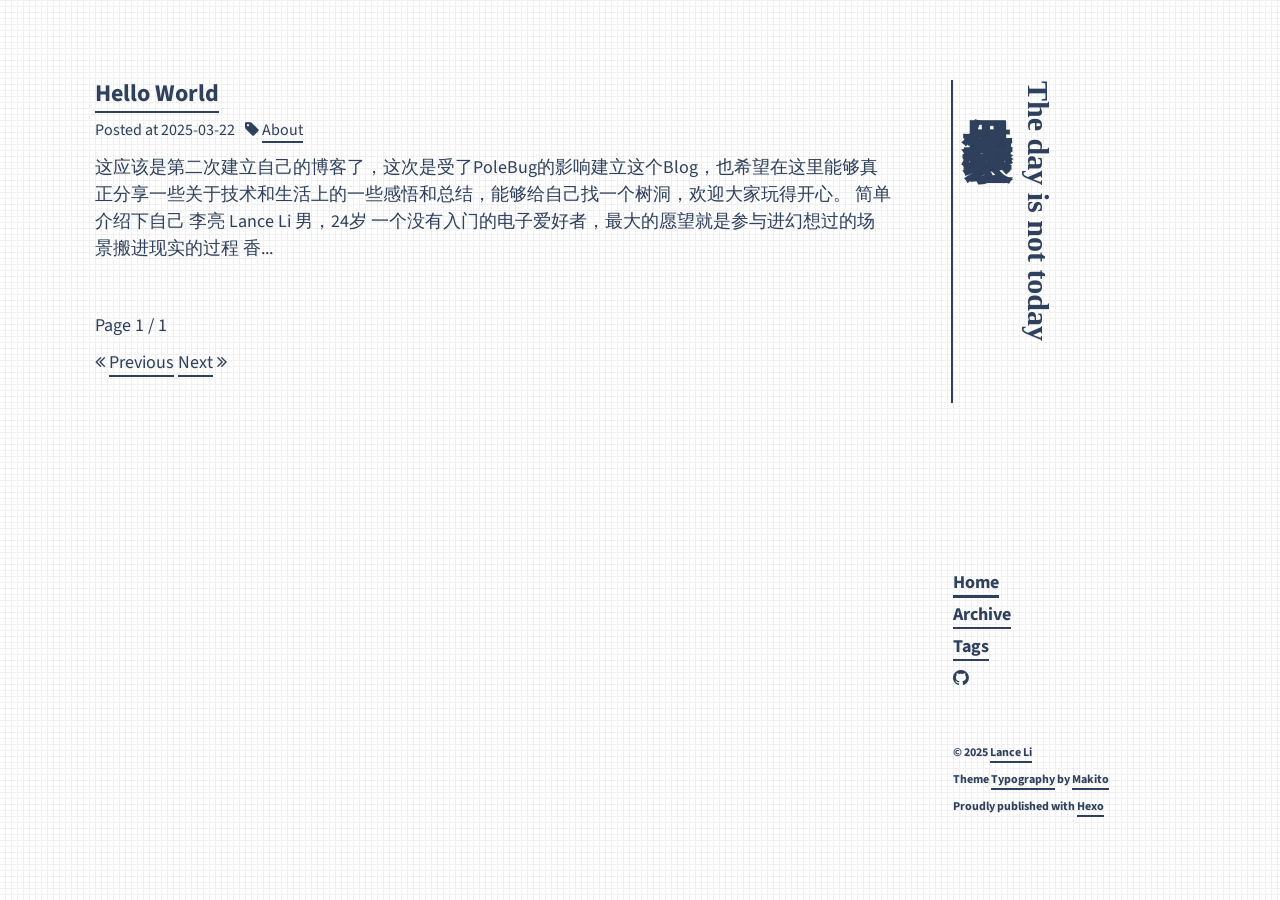
<file: index.html>
<!DOCTYPE html><html lang="zh-CN"><head><meta charset="utf-8"><meta name="X-UA-Compatible" content="IE=edge"><meta name="author"><title>Lance'Blog</title><meta name="description" content="A Blog Powered By Hexo"><meta name="keywords" content=""><meta content="width=device-width, initial-scale=1.0, maximum-scale=1.0, user-scalable=0" name="viewport"><meta content="yes" name="apple-mobile-web-app-capable"><meta content="black" name="apple-mobile-web-app-status-bar-style"><meta content="telephone=no" name="format-detection"><meta name="renderer" content="webkit"><link rel="short icon" href="images/favicon.png" type="image/x-icon"><link rel="stylesheet" href="/css/bootstrap.min.css"><link rel="stylesheet" href="/css/font-awesome.min.css"><link rel="stylesheet" href="/css/style.css"><link rel="alternate" type="application/atom+xml" title="ATOM 1.0" href="/atom.xml"><meta name="generator" content="Hexo 7.3.0"><link rel="stylesheet" href="/css/prism.css" type="text/css">
<link rel="stylesheet" href="/css/prism-line-numbers.css" type="text/css"></head><body><div class="container" id="stage"><div class="row"><div class="col-sm-3 col-xs-12 side-container invisible" id="side-bar"><div class="vertical-text site-title"><h3 class="site-title-small" tabindex="-1"><a class="a-title" href="/">The day is not today</a></h3><h1 class="site-title-large" tabindex="-1"><a class="a-title" href="/">保持思考 学会表达</a></h1><!--h6(onclick="triggerSiteNav()") Trigger--></div><br class="visible-lg visible-md visible-sm"><div class="site-title-links" id="site-nav"><ul><li><a class="current" href="/">Home</a></li><li><a href="/archives">Archive</a></li><li><a href="/tags">Tags</a></li><li class="soc"><a href="https://github.com/sakura1470" target="_blank" rel="noopener noreferrer" aria-label="Github"><i class="fa fa-github">&nbsp;</i></a></li></ul><div class="visible-lg visible-md visible-sm site-nav-footer"><br class="site-nav-footer-br"><footer><p>&copy;&nbsp;2025&nbsp;<a target="_blank" href="http://sakura1470.github.io" rel="noopener noreferrer">Lance Li</a></p><p>Theme&nbsp;<a target="_blank" href="https://github.com/SumiMakito/hexo-theme-typography" rel="noopener noreferrer">Typography</a>&nbsp;by&nbsp;<a target="_blank" href="https://www.keep.moe" rel="noopener noreferrer">Makito</a></p><p>Proudly published with&nbsp;<a target="_blank" href="https://hexo.io" rel="noopener noreferrer">Hexo</a></p></footer></div></div></div><div class="col-sm-9 col-xs-12 main-container invisible" id="main-container"><div class="autopagerize_page_element"><div class="content"><div class="post-container"><p class="post-title"><a href="/2025/03/22/hello-world/">Hello World</a></p><p class="post-meta"><span class="date meta-item">Posted at&nbsp;2025-03-22</span><span class="meta-item"><i class="fa fa-tag"></i><span>&nbsp;</span><a class="a-tag" href="/tags/About/" title="About">About</a><span>&nbsp;</span></span></p><p class="post-abstract">这应该是第二次建立自己的博客了，这次是受了PoleBug的影响建立这个Blog，也希望在这里能够真正分享一些关于技术和生活上的一些感悟和总结，能够给自己找一个树洞，欢迎大家玩得开心。
简单介绍下自己

李亮 Lance Li
男，24岁
一个没有入门的电子爱好者，最大的愿望就是参与进幻想过的场景搬进现实的过程
香...</p></div><div class="pagination no-margin-bottom"><p class="clearfix"><p> Page 1 / 1 &nbsp;</p><p><span class="pre pagbuttons"><i class="fa fa-angle-double-left"></i>&nbsp;<a role="navigation" href="/" aria-label="Previous">Previous</a></span><span>&nbsp;</span><span class="next pagbuttons"><a role="navigation" href="/" aria-label="Next">Next</a>&nbsp;<i class="fa fa-angle-double-right"></i></span></p></p></div></div></div><div class="visible-xs site-bottom-footer"><footer><p>&copy;&nbsp;2025&nbsp;<a target="_blank" href="http://sakura1470.github.io" rel="noopener noreferrer">Lance Li</a></p><p>Theme&nbsp;<a target="_blank" href="https://github.com/SumiMakito/hexo-theme-typography" rel="noopener noreferrer">Typography</a>&nbsp;by&nbsp;<a target="_blank" href="https://www.keep.moe" rel="noopener noreferrer">Makito</a></p><p>Proudly published with&nbsp;<a target="_blank" href="https://hexo.io" rel="noopener noreferrer">Hexo</a></p></footer></div></div></div></div><script src="/js/jquery-3.1.0.min.js"></script><script src="/js/bootstrap.min.js"></script><script src="/js/jquery-migrate-1.2.1.min.js"></script><script src="/js/jquery.appear.js"></script><script src="/js/google-analytics.js"></script><script src="/js/typography.js"></script></body></html>
</file>
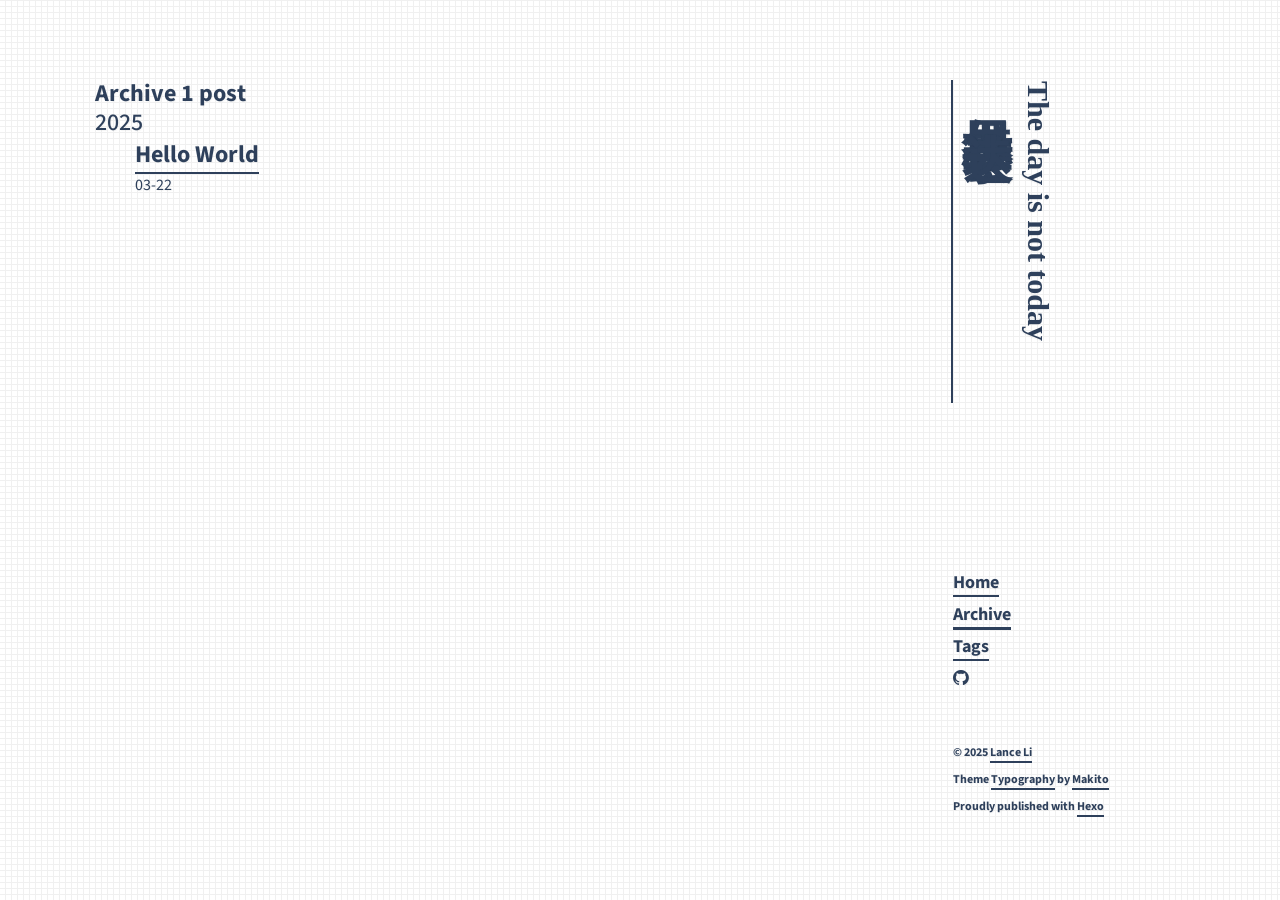
<file: archives/index.html>
<!DOCTYPE html><html lang="zh-CN"><head><meta charset="utf-8"><meta name="X-UA-Compatible" content="IE=edge"><meta name="author"><title>Archive · Lance'Blog</title><meta name="description" content="Archive - Lance'Blog"><meta name="keywords" content=""><meta content="width=device-width, initial-scale=1.0, maximum-scale=1.0, user-scalable=0" name="viewport"><meta content="yes" name="apple-mobile-web-app-capable"><meta content="black" name="apple-mobile-web-app-status-bar-style"><meta content="telephone=no" name="format-detection"><meta name="renderer" content="webkit"><link rel="short icon" href="images/favicon.png" type="image/x-icon"><link rel="stylesheet" href="/css/bootstrap.min.css"><link rel="stylesheet" href="/css/font-awesome.min.css"><link rel="stylesheet" href="/css/style.css"><link rel="alternate" type="application/atom+xml" title="ATOM 1.0" href="/atom.xml"><meta name="generator" content="Hexo 7.3.0"><link rel="stylesheet" href="/css/prism.css" type="text/css">
<link rel="stylesheet" href="/css/prism-line-numbers.css" type="text/css"></head><body><div class="container" id="stage"><div class="row"><div class="col-sm-3 col-xs-12 side-container invisible" id="side-bar"><div class="vertical-text site-title"><h3 class="site-title-small" tabindex="-1"><a class="a-title" href="/">The day is not today</a></h3><h1 class="site-title-large" tabindex="-1"><a class="a-title" href="/">保持思考 学会表达</a></h1><!--h6(onclick="triggerSiteNav()") Trigger--></div><br class="visible-lg visible-md visible-sm"><div class="site-title-links" id="site-nav"><ul><li><a href="/">Home</a></li><li><a class="current" href="/archives">Archive</a></li><li><a href="/tags">Tags</a></li><li class="soc"><a href="https://github.com/sakura1470" target="_blank" rel="noopener noreferrer" aria-label="Github"><i class="fa fa-github">&nbsp;</i></a></li></ul><div class="visible-lg visible-md visible-sm site-nav-footer"><br class="site-nav-footer-br"><footer><p>&copy;&nbsp;2025&nbsp;<a target="_blank" href="http://sakura1470.github.io" rel="noopener noreferrer">Lance Li</a></p><p>Theme&nbsp;<a target="_blank" href="https://github.com/SumiMakito/hexo-theme-typography" rel="noopener noreferrer">Typography</a>&nbsp;by&nbsp;<a target="_blank" href="https://www.keep.moe" rel="noopener noreferrer">Makito</a></p><p>Proudly published with&nbsp;<a target="_blank" href="https://hexo.io" rel="noopener noreferrer">Hexo</a></p></footer></div></div></div><div class="col-sm-9 col-xs-12 main-container invisible" id="main-container"><div class="autopagerize_page_element"><div class="content"><p class="post-title">Archive 1 post</p><div class="archive animated fadeInDown"><ul class="list-with-title"><li class="listing-title"><h4 class="ar-year">2025</h4><ul class="listing"><li class="listing-item"><div class="listing-post"><p class="post-title"><a href="/2025/03/22/hello-world/" title="Hello World">Hello World</a></p><div class="post-time"><span class="ar-date">03-22</span></div></div></li></ul></li></ul></div></div></div><div class="visible-xs site-bottom-footer"><footer><p>&copy;&nbsp;2025&nbsp;<a target="_blank" href="http://sakura1470.github.io" rel="noopener noreferrer">Lance Li</a></p><p>Theme&nbsp;<a target="_blank" href="https://github.com/SumiMakito/hexo-theme-typography" rel="noopener noreferrer">Typography</a>&nbsp;by&nbsp;<a target="_blank" href="https://www.keep.moe" rel="noopener noreferrer">Makito</a></p><p>Proudly published with&nbsp;<a target="_blank" href="https://hexo.io" rel="noopener noreferrer">Hexo</a></p></footer></div></div></div></div><script src="/js/jquery-3.1.0.min.js"></script><script src="/js/bootstrap.min.js"></script><script src="/js/jquery-migrate-1.2.1.min.js"></script><script src="/js/jquery.appear.js"></script><script src="/js/google-analytics.js"></script><script src="/js/typography.js"></script></body></html>
</file>
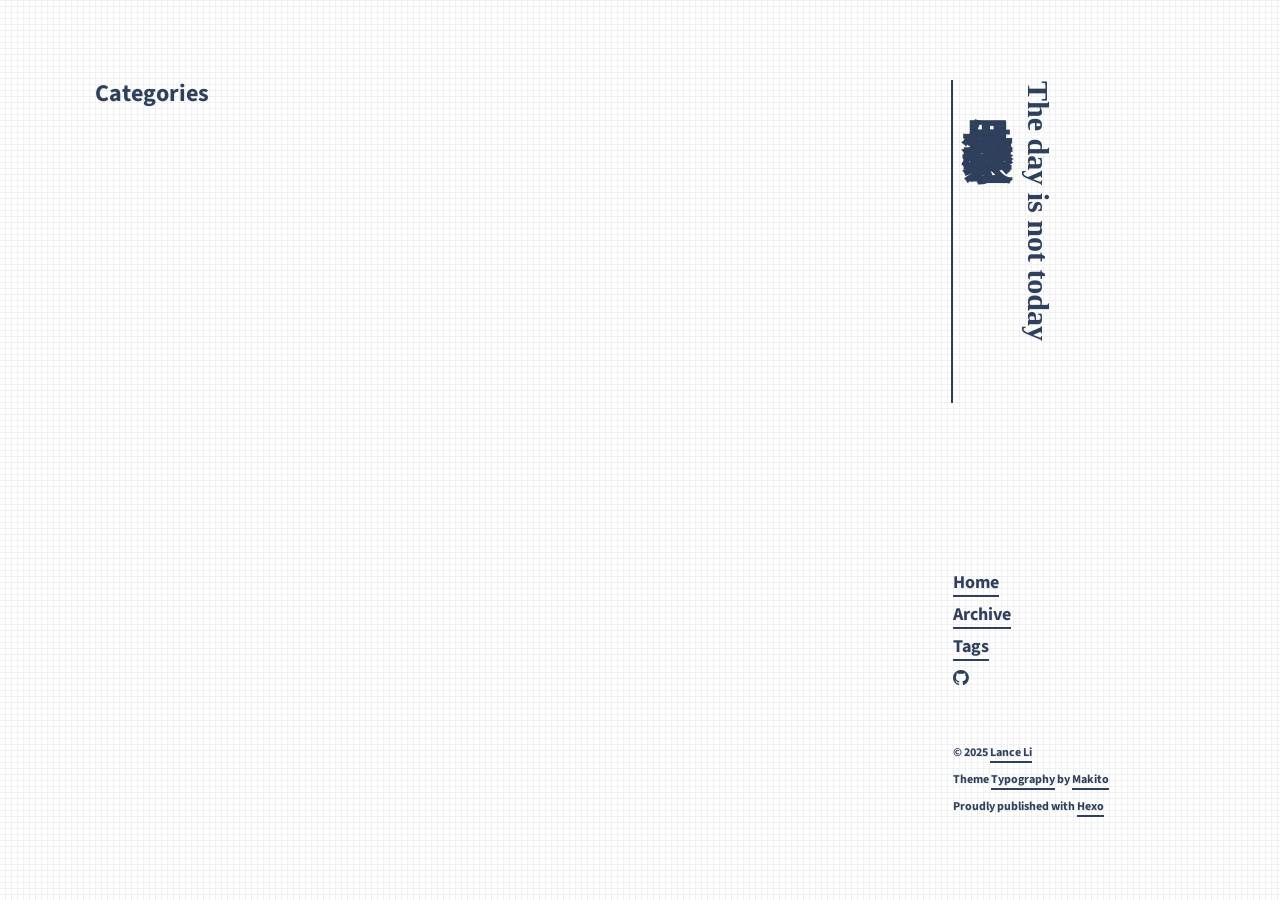
<file: categories/index.html>
<!DOCTYPE html><html lang="zh-CN"><head><meta charset="utf-8"><meta name="X-UA-Compatible" content="IE=edge"><meta name="author"><title>Categories · Lance'Blog</title><meta name="description" content="Categories - Lance'Blog"><meta name="keywords" content=""><meta content="width=device-width, initial-scale=1.0, maximum-scale=1.0, user-scalable=0" name="viewport"><meta content="yes" name="apple-mobile-web-app-capable"><meta content="black" name="apple-mobile-web-app-status-bar-style"><meta content="telephone=no" name="format-detection"><meta name="renderer" content="webkit"><link rel="short icon" href="images/favicon.png" type="image/x-icon"><link rel="stylesheet" href="/css/bootstrap.min.css"><link rel="stylesheet" href="/css/font-awesome.min.css"><link rel="stylesheet" href="/css/style.css"><link rel="alternate" type="application/atom+xml" title="ATOM 1.0" href="/atom.xml"><meta name="generator" content="Hexo 7.3.0"><link rel="stylesheet" href="/css/prism.css" type="text/css">
<link rel="stylesheet" href="/css/prism-line-numbers.css" type="text/css"></head><body><div class="container" id="stage"><div class="row"><div class="col-sm-3 col-xs-12 side-container invisible" id="side-bar"><div class="vertical-text site-title"><h3 class="site-title-small" tabindex="-1"><a class="a-title" href="/">The day is not today</a></h3><h1 class="site-title-large" tabindex="-1"><a class="a-title" href="/">保持思考 学会表达</a></h1><!--h6(onclick="triggerSiteNav()") Trigger--></div><br class="visible-lg visible-md visible-sm"><div class="site-title-links" id="site-nav"><ul><li><a href="/">Home</a></li><li><a href="/archives">Archive</a></li><li><a href="/tags">Tags</a></li><li class="soc"><a href="https://github.com/sakura1470" target="_blank" rel="noopener noreferrer" aria-label="Github"><i class="fa fa-github">&nbsp;</i></a></li></ul><div class="visible-lg visible-md visible-sm site-nav-footer"><br class="site-nav-footer-br"><footer><p>&copy;&nbsp;2025&nbsp;<a target="_blank" href="http://sakura1470.github.io" rel="noopener noreferrer">Lance Li</a></p><p>Theme&nbsp;<a target="_blank" href="https://github.com/SumiMakito/hexo-theme-typography" rel="noopener noreferrer">Typography</a>&nbsp;by&nbsp;<a target="_blank" href="https://www.keep.moe" rel="noopener noreferrer">Makito</a></p><p>Proudly published with&nbsp;<a target="_blank" href="https://hexo.io" rel="noopener noreferrer">Hexo</a></p></footer></div></div></div><div class="col-sm-9 col-xs-12 main-container invisible" id="main-container"><div class="autopagerize_page_element"><div class="content"><div class="archive animated fadeInDown"><p class="post-title">Categories</p><ul class="listing"></ul></div></div></div><div class="visible-xs site-bottom-footer"><footer><p>&copy;&nbsp;2025&nbsp;<a target="_blank" href="http://sakura1470.github.io" rel="noopener noreferrer">Lance Li</a></p><p>Theme&nbsp;<a target="_blank" href="https://github.com/SumiMakito/hexo-theme-typography" rel="noopener noreferrer">Typography</a>&nbsp;by&nbsp;<a target="_blank" href="https://www.keep.moe" rel="noopener noreferrer">Makito</a></p><p>Proudly published with&nbsp;<a target="_blank" href="https://hexo.io" rel="noopener noreferrer">Hexo</a></p></footer></div></div></div></div><script src="/js/jquery-3.1.0.min.js"></script><script src="/js/bootstrap.min.js"></script><script src="/js/jquery-migrate-1.2.1.min.js"></script><script src="/js/jquery.appear.js"></script><script src="/js/google-analytics.js"></script><script src="/js/typography.js"></script></body></html>
</file>
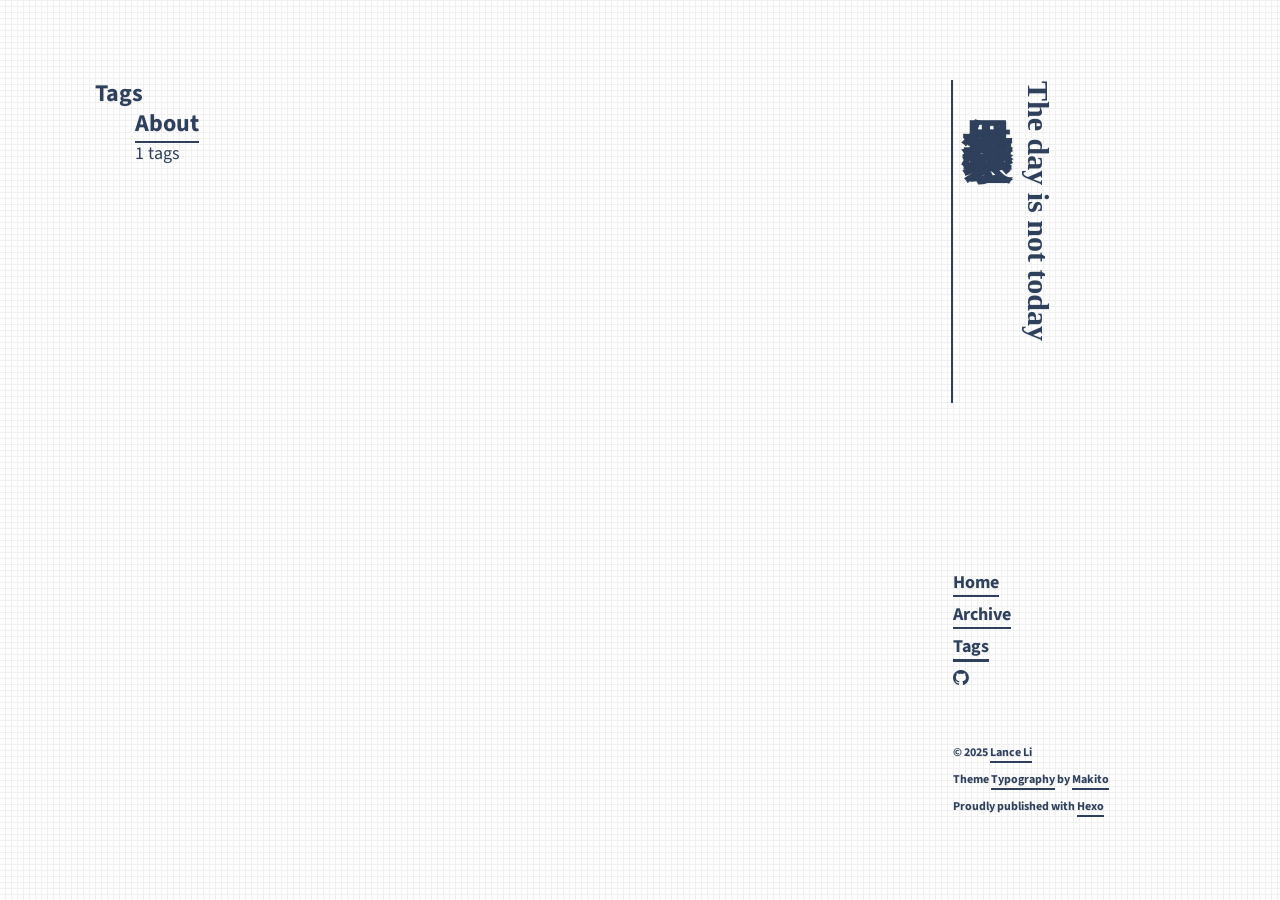
<file: tags/index.html>
<!DOCTYPE html><html lang="zh-CN"><head><meta charset="utf-8"><meta name="X-UA-Compatible" content="IE=edge"><meta name="author"><title>Tags · Lance'Blog</title><meta name="description" content="Tags - Lance'Blog"><meta name="keywords" content=""><meta content="width=device-width, initial-scale=1.0, maximum-scale=1.0, user-scalable=0" name="viewport"><meta content="yes" name="apple-mobile-web-app-capable"><meta content="black" name="apple-mobile-web-app-status-bar-style"><meta content="telephone=no" name="format-detection"><meta name="renderer" content="webkit"><link rel="short icon" href="images/favicon.png" type="image/x-icon"><link rel="stylesheet" href="/css/bootstrap.min.css"><link rel="stylesheet" href="/css/font-awesome.min.css"><link rel="stylesheet" href="/css/style.css"><link rel="alternate" type="application/atom+xml" title="ATOM 1.0" href="/atom.xml"><meta name="generator" content="Hexo 7.3.0"><link rel="stylesheet" href="/css/prism.css" type="text/css">
<link rel="stylesheet" href="/css/prism-line-numbers.css" type="text/css"></head><body><div class="container" id="stage"><div class="row"><div class="col-sm-3 col-xs-12 side-container invisible" id="side-bar"><div class="vertical-text site-title"><h3 class="site-title-small" tabindex="-1"><a class="a-title" href="/">The day is not today</a></h3><h1 class="site-title-large" tabindex="-1"><a class="a-title" href="/">保持思考 学会表达</a></h1><!--h6(onclick="triggerSiteNav()") Trigger--></div><br class="visible-lg visible-md visible-sm"><div class="site-title-links" id="site-nav"><ul><li><a href="/">Home</a></li><li><a href="/archives">Archive</a></li><li><a class="current" href="/tags">Tags</a></li><li class="soc"><a href="https://github.com/sakura1470" target="_blank" rel="noopener noreferrer" aria-label="Github"><i class="fa fa-github">&nbsp;</i></a></li></ul><div class="visible-lg visible-md visible-sm site-nav-footer"><br class="site-nav-footer-br"><footer><p>&copy;&nbsp;2025&nbsp;<a target="_blank" href="http://sakura1470.github.io" rel="noopener noreferrer">Lance Li</a></p><p>Theme&nbsp;<a target="_blank" href="https://github.com/SumiMakito/hexo-theme-typography" rel="noopener noreferrer">Typography</a>&nbsp;by&nbsp;<a target="_blank" href="https://www.keep.moe" rel="noopener noreferrer">Makito</a></p><p>Proudly published with&nbsp;<a target="_blank" href="https://hexo.io" rel="noopener noreferrer">Hexo</a></p></footer></div></div></div><div class="col-sm-9 col-xs-12 main-container invisible" id="main-container"><div class="autopagerize_page_element"><div class="content"><div class="archive animated fadeInDown"><p class="post-title">Tags</p><ul class="listing"><li class="listing-item"><div class="listing-post"><p class="post-title"><a href="/tags/About/" title="About">About</a></p><span class="date meta-item">1 tags</span></div></li></ul></div></div></div><div class="visible-xs site-bottom-footer"><footer><p>&copy;&nbsp;2025&nbsp;<a target="_blank" href="http://sakura1470.github.io" rel="noopener noreferrer">Lance Li</a></p><p>Theme&nbsp;<a target="_blank" href="https://github.com/SumiMakito/hexo-theme-typography" rel="noopener noreferrer">Typography</a>&nbsp;by&nbsp;<a target="_blank" href="https://www.keep.moe" rel="noopener noreferrer">Makito</a></p><p>Proudly published with&nbsp;<a target="_blank" href="https://hexo.io" rel="noopener noreferrer">Hexo</a></p></footer></div></div></div></div><script src="/js/jquery-3.1.0.min.js"></script><script src="/js/bootstrap.min.js"></script><script src="/js/jquery-migrate-1.2.1.min.js"></script><script src="/js/jquery.appear.js"></script><script src="/js/google-analytics.js"></script><script src="/js/typography.js"></script></body></html>
</file>
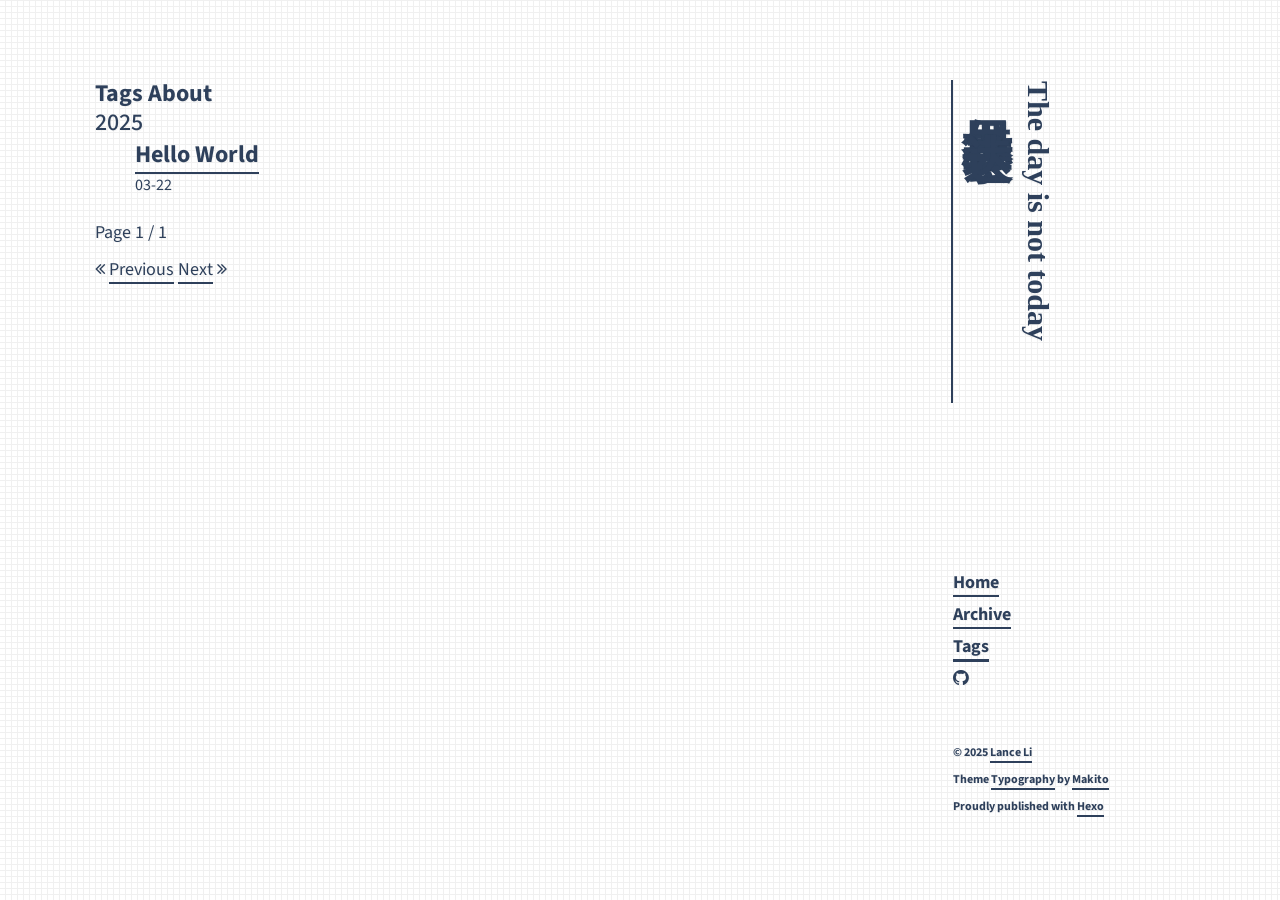
<file: tags/About/index.html>
<!DOCTYPE html><html lang="zh-CN"><head><meta charset="utf-8"><meta name="X-UA-Compatible" content="IE=edge"><meta name="author"><title>About · Lance'Blog</title><meta name="description" content="Tags: About - Lance'Blog"><meta name="keywords" content=""><meta content="width=device-width, initial-scale=1.0, maximum-scale=1.0, user-scalable=0" name="viewport"><meta content="yes" name="apple-mobile-web-app-capable"><meta content="black" name="apple-mobile-web-app-status-bar-style"><meta content="telephone=no" name="format-detection"><meta name="renderer" content="webkit"><link rel="short icon" href="images/favicon.png" type="image/x-icon"><link rel="stylesheet" href="/css/bootstrap.min.css"><link rel="stylesheet" href="/css/font-awesome.min.css"><link rel="stylesheet" href="/css/style.css"><link rel="alternate" type="application/atom+xml" title="ATOM 1.0" href="/atom.xml"><meta name="generator" content="Hexo 7.3.0"><link rel="stylesheet" href="/css/prism.css" type="text/css">
<link rel="stylesheet" href="/css/prism-line-numbers.css" type="text/css"></head><body><div class="container" id="stage"><div class="row"><div class="col-sm-3 col-xs-12 side-container invisible" id="side-bar"><div class="vertical-text site-title"><h3 class="site-title-small" tabindex="-1"><a class="a-title" href="/">The day is not today</a></h3><h1 class="site-title-large" tabindex="-1"><a class="a-title" href="/">保持思考 学会表达</a></h1><!--h6(onclick="triggerSiteNav()") Trigger--></div><br class="visible-lg visible-md visible-sm"><div class="site-title-links" id="site-nav"><ul><li><a href="/">Home</a></li><li><a href="/archives">Archive</a></li><li><a class="current" href="/tags">Tags</a></li><li class="soc"><a href="https://github.com/sakura1470" target="_blank" rel="noopener noreferrer" aria-label="Github"><i class="fa fa-github">&nbsp;</i></a></li></ul><div class="visible-lg visible-md visible-sm site-nav-footer"><br class="site-nav-footer-br"><footer><p>&copy;&nbsp;2025&nbsp;<a target="_blank" href="http://sakura1470.github.io" rel="noopener noreferrer">Lance Li</a></p><p>Theme&nbsp;<a target="_blank" href="https://github.com/SumiMakito/hexo-theme-typography" rel="noopener noreferrer">Typography</a>&nbsp;by&nbsp;<a target="_blank" href="https://www.keep.moe" rel="noopener noreferrer">Makito</a></p><p>Proudly published with&nbsp;<a target="_blank" href="https://hexo.io" rel="noopener noreferrer">Hexo</a></p></footer></div></div></div><div class="col-sm-9 col-xs-12 main-container invisible" id="main-container"><div class="autopagerize_page_element"><div class="content"><p class="post-title">Tags About</p><div class="archive animated fadeInDown"><ul class="list-with-title"><li class="listing-title"><h4 class="ar-year">2025</h4><ul class="listing"><li class="listing-item"><div class="listing-post"><p class="post-title"><a href="/2025/03/22/hello-world/" title="Hello World">Hello World</a></p><div class="post-time"><span class="ar-date">03-22</span></div></div></li></ul></li></ul><div class="controller"><div class="pagination no-margin-bottom"><p class="clearfix"><p> Page 1 / 1 &nbsp;</p><p><span class="pre pagbuttons"><i class="fa fa-angle-double-left"></i>&nbsp;<a role="navigation" href="/" aria-label="Previous">Previous</a></span><span>&nbsp;</span><span class="next pagbuttons"><a role="navigation" href="/" aria-label="Next">Next</a>&nbsp;<i class="fa fa-angle-double-right"></i></span></p></p></div></div></div></div></div><div class="visible-xs site-bottom-footer"><footer><p>&copy;&nbsp;2025&nbsp;<a target="_blank" href="http://sakura1470.github.io" rel="noopener noreferrer">Lance Li</a></p><p>Theme&nbsp;<a target="_blank" href="https://github.com/SumiMakito/hexo-theme-typography" rel="noopener noreferrer">Typography</a>&nbsp;by&nbsp;<a target="_blank" href="https://www.keep.moe" rel="noopener noreferrer">Makito</a></p><p>Proudly published with&nbsp;<a target="_blank" href="https://hexo.io" rel="noopener noreferrer">Hexo</a></p></footer></div></div></div></div><script src="/js/jquery-3.1.0.min.js"></script><script src="/js/bootstrap.min.js"></script><script src="/js/jquery-migrate-1.2.1.min.js"></script><script src="/js/jquery.appear.js"></script><script src="/js/google-analytics.js"></script><script src="/js/typography.js"></script></body></html>
</file>
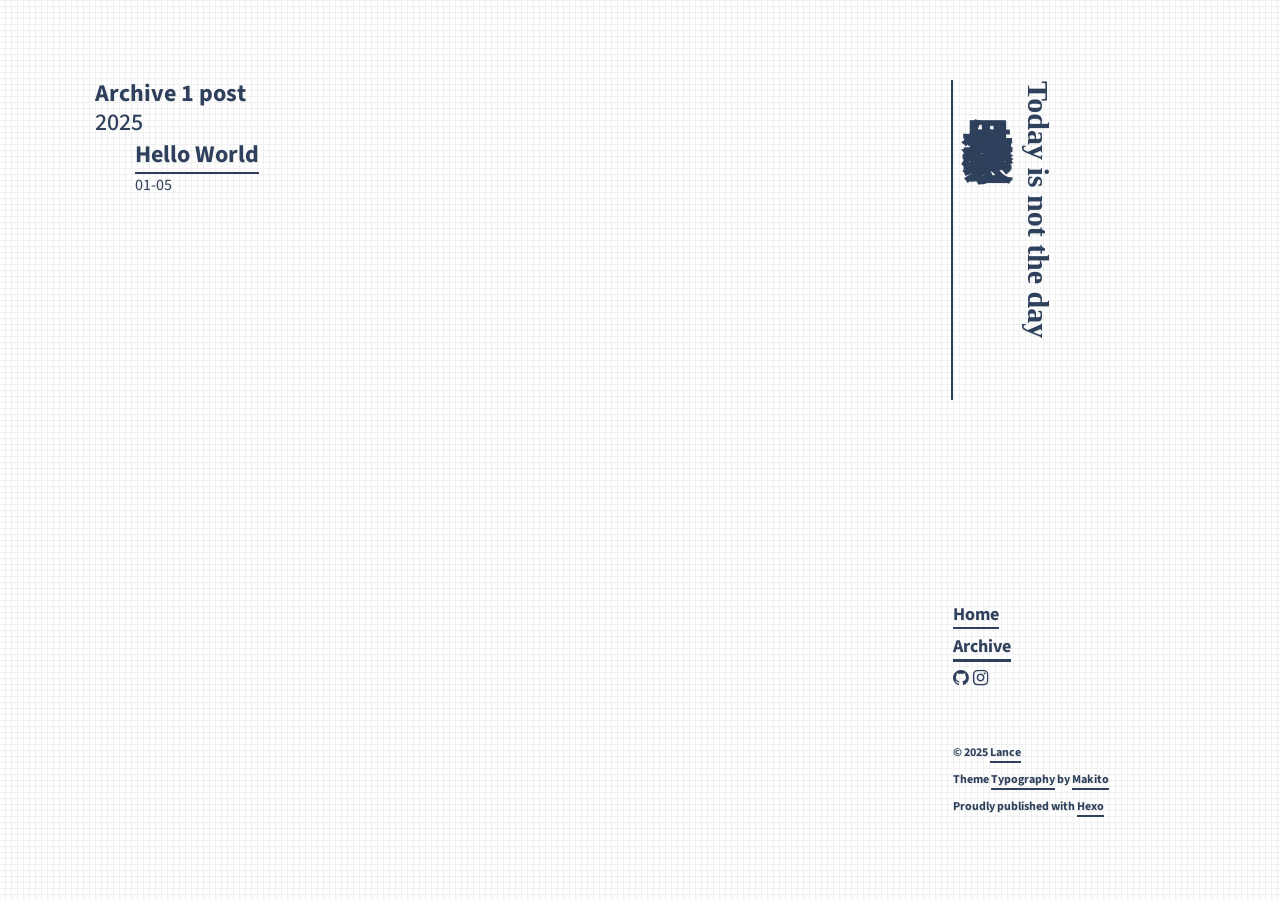
<file: archives/2025/01/index.html>
<!DOCTYPE html><html lang="zh-CN"><head><meta charset="utf-8"><meta name="X-UA-Compatible" content="IE=edge"><meta name="author"><title>Archive · Sakura'Blog</title><meta name="description" content="Archive - Sakura'Blog"><meta name="keywords" content=""><meta content="width=device-width, initial-scale=1.0, maximum-scale=1.0, user-scalable=0" name="viewport"><meta content="yes" name="apple-mobile-web-app-capable"><meta content="black" name="apple-mobile-web-app-status-bar-style"><meta content="telephone=no" name="format-detection"><meta name="renderer" content="webkit"><link rel="short icon" href="images/favicon.png" type="image/x-icon"><link rel="stylesheet" href="/css/bootstrap.min.css"><link rel="stylesheet" href="/css/font-awesome.min.css"><link rel="stylesheet" href="/css/style.css"><link rel="alternate" type="application/atom+xml" title="ATOM 1.0" href="/atom.xml"><meta name="generator" content="Hexo 7.3.0"><link rel="stylesheet" href="/css/prism.css" type="text/css">
<link rel="stylesheet" href="/css/prism-line-numbers.css" type="text/css"></head><body><div class="container" id="stage"><div class="row"><div class="col-sm-3 col-xs-12 side-container invisible" id="side-bar"><div class="vertical-text site-title"><h3 class="site-title-small" tabindex="-1"><a class="a-title" href="/">Today is not the day</a></h3><h1 class="site-title-large" tabindex="-1"><a class="a-title" href="/">保持思考 学会表达</a></h1><!--h6(onclick="triggerSiteNav()") Trigger--></div><br class="visible-lg visible-md visible-sm"><div class="site-title-links" id="site-nav"><ul><li><a href="/">Home</a></li><li><a class="current" href="/archives">Archive</a></li><li class="soc"><a href="https://github.com/sakura1470" target="_blank" rel="noopener noreferrer" aria-label="Github"><i class="fa fa-github">&nbsp;</i></a><a href="https://www.instagram.com/sak3858" target="_blank" rel="noopener noreferrer" aria-label="Instagram"><i class="fa fa-instagram">&nbsp;</i></a></li></ul><div class="visible-lg visible-md visible-sm site-nav-footer"><br class="site-nav-footer-br"><footer><p>&copy;&nbsp;2025&nbsp;<a target="_blank" href="http://example.com" rel="noopener noreferrer">Lance</a></p><p>Theme&nbsp;<a target="_blank" href="https://github.com/SumiMakito/hexo-theme-typography" rel="noopener noreferrer">Typography</a>&nbsp;by&nbsp;<a target="_blank" href="https://www.keep.moe" rel="noopener noreferrer">Makito</a></p><p>Proudly published with&nbsp;<a target="_blank" href="https://hexo.io" rel="noopener noreferrer">Hexo</a></p></footer></div></div></div><div class="col-sm-9 col-xs-12 main-container invisible" id="main-container"><div class="autopagerize_page_element"><div class="content"><p class="post-title">Archive 1 post</p><div class="archive animated fadeInDown"><ul class="list-with-title"><li class="listing-title"><h4 class="ar-year">2025</h4><ul class="listing"><li class="listing-item"><div class="listing-post"><p class="post-title"><a href="/2025/01/05/hello-world/" title="Hello World">Hello World</a></p><div class="post-time"><span class="ar-date">01-05</span></div></div></li></ul></li></ul></div></div></div><div class="visible-xs site-bottom-footer"><footer><p>&copy;&nbsp;2025&nbsp;<a target="_blank" href="http://example.com" rel="noopener noreferrer">Lance</a></p><p>Theme&nbsp;<a target="_blank" href="https://github.com/SumiMakito/hexo-theme-typography" rel="noopener noreferrer">Typography</a>&nbsp;by&nbsp;<a target="_blank" href="https://www.keep.moe" rel="noopener noreferrer">Makito</a></p><p>Proudly published with&nbsp;<a target="_blank" href="https://hexo.io" rel="noopener noreferrer">Hexo</a></p></footer></div></div></div></div><script src="/js/jquery-3.1.0.min.js"></script><script src="/js/bootstrap.min.js"></script><script src="/js/jquery-migrate-1.2.1.min.js"></script><script src="/js/jquery.appear.js"></script><script src="/js/google-analytics.js"></script><script src="/js/typography.js"></script></body></html>
</file>
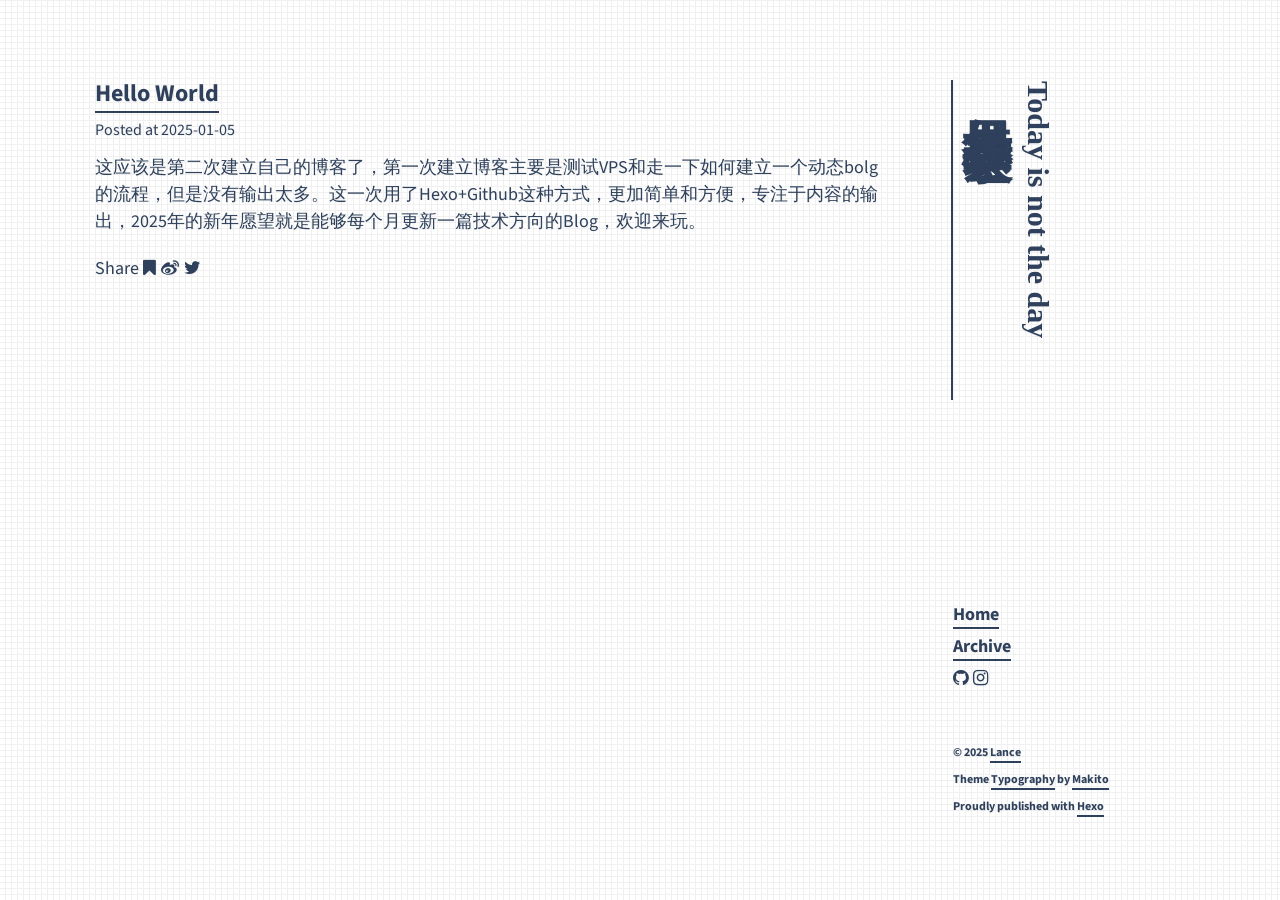
<file: 2025/01/05/hello-world/index.html>
<!DOCTYPE html><html lang="zh-CN"><head><meta charset="utf-8"><meta name="X-UA-Compatible" content="IE=edge"><meta name="author"><title>Hello World · Sakura'Blog</title><meta name="description" content="这应该是第二次建立自己的博客了，第一次建立博客主要是测试VPS和走一下如何建立一个动态bolg的流程，但是没有输出太多。这一次用了Hexo+Github这种方式，更加简单和方便，专注于内容的输出，2025年的新年愿望就是能够每个月更新一篇技术方向的Blog，欢迎来玩。"><meta name="og:description" content="这应该是第二次建立自己的博客了，第一次建立博客主要是测试VPS和走一下如何建立一个动态bolg的流程，但是没有输出太多。这一次用了Hexo+Github这种方式，更加简单和方便，专注于内容的输出，2025年的新年愿望就是能够每个月更新一篇技术方向的Blog，欢迎来玩。"><meta name="twitter:site" content="Sakura'Blog"><meta name="twitter:title" content="Hello World"><meta name="twitter:card" content="summary"><meta name="keywords" content=""><meta content="width=device-width, initial-scale=1.0, maximum-scale=1.0, user-scalable=0" name="viewport"><meta content="yes" name="apple-mobile-web-app-capable"><meta content="black" name="apple-mobile-web-app-status-bar-style"><meta content="telephone=no" name="format-detection"><meta name="renderer" content="webkit"><link rel="short icon" href="images/favicon.png" type="image/x-icon"><link rel="stylesheet" href="/css/bootstrap.min.css"><link rel="stylesheet" href="/css/font-awesome.min.css"><link rel="stylesheet" href="/css/style.css"><link rel="alternate" type="application/atom+xml" title="ATOM 1.0" href="/atom.xml"><meta name="generator" content="Hexo 7.3.0"><link rel="stylesheet" href="/css/prism.css" type="text/css">
<link rel="stylesheet" href="/css/prism-line-numbers.css" type="text/css"></head><body><div class="container" id="stage"><div class="row"><div class="col-sm-3 col-xs-12 side-container invisible" id="side-bar"><div class="vertical-text site-title"><h3 class="site-title-small" tabindex="-1"><a class="a-title" href="/">Today is not the day</a></h3><h1 class="site-title-large" tabindex="-1"><a class="a-title" href="/">保持思考 学会表达</a></h1><!--h6(onclick="triggerSiteNav()") Trigger--></div><br class="visible-lg visible-md visible-sm"><div class="site-title-links" id="site-nav"><ul><li><a href="/">Home</a></li><li><a href="/archives">Archive</a></li><li class="soc"><a href="https://github.com/sakura1470" target="_blank" rel="noopener noreferrer" aria-label="Github"><i class="fa fa-github">&nbsp;</i></a><a href="https://www.instagram.com/sak3858" target="_blank" rel="noopener noreferrer" aria-label="Instagram"><i class="fa fa-instagram">&nbsp;</i></a></li></ul><div class="visible-lg visible-md visible-sm site-nav-footer"><br class="site-nav-footer-br"><footer><p>&copy;&nbsp;2025&nbsp;<a target="_blank" href="http://example.com" rel="noopener noreferrer">Lance</a></p><p>Theme&nbsp;<a target="_blank" href="https://github.com/SumiMakito/hexo-theme-typography" rel="noopener noreferrer">Typography</a>&nbsp;by&nbsp;<a target="_blank" href="https://www.keep.moe" rel="noopener noreferrer">Makito</a></p><p>Proudly published with&nbsp;<a target="_blank" href="https://hexo.io" rel="noopener noreferrer">Hexo</a></p></footer></div></div></div><div class="col-sm-9 col-xs-12 main-container invisible" id="main-container"><div class="autopagerize_page_element"><div class="content"><div class="post-page"><div class="post-container"><p class="post-title"><a>Hello World</a></p><p class="post-meta"><span class="date meta-item">Posted at&nbsp;2025-01-05</span></p><p class="post-abstract"><p>这应该是第二次建立自己的博客了，第一次建立博客主要是测试VPS和走一下如何建立一个动态bolg的流程，但是没有输出太多。这一次用了Hexo+Github这种方式，更加简单和方便，专注于内容的输出，2025年的新年愿望就是能够每个月更新一篇技术方向的Blog，欢迎来玩。</p>
</p></div><div class="share"><span>Share</span>&nbsp;<span class="soc"><a class="fa fa-bookmark" href="javascript:(function(){EN_CLIP_HOST='http://www.evernote.com';try{var%20x=document.createElement('SCRIPT');x.type='text/javascript';x.src=EN_CLIP_HOST+'/public/bookmarkClipper.js?'+(new%20Date().getTime()/100000);document.getElementsByTagName('head')[0].appendChild(x);}catch(e){location.href=EN_CLIP_HOST+'/clip.action?url='+encodeURIComponent(location.href)+'&amp;title='+encodeURIComponent(document.title);}})();" ref="nofollow" target="_blank"></a></span><span class="soc"><a class="fa fa-weibo" href="javascript:void((function(s,d,e){try{}catch(e){}var f='http://service.weibo.com/share/share.php?',u=d.location.href,p=['url=',e(u),'&amp;title=',e(d.title),'&amp;appkey=2924220432'].join('');function a(){if(!window.open([f,p].join(''),'mb',['toolbar=0,status=0,resizable=1,width=620,height=450,left=',(s.width-620)/2,',top=',(s.height-450)/2].join('')))u.href=[f,p].join('');};if(/Firefox/.test(navigator.userAgent)){setTimeout(a,0)}else{a()}})(screen,document,encodeURIComponent));"></a></span><span class="soc"><a class="fa fa-twitter" target="_blank" rel="noopener" href="http://twitter.com/home?status=http://example.com/2025/01/05/hello-world/%20Sakura'Blog%20Hello World"></a></span></div><div class="pagination"><p class="clearfix"></p></div></div></div></div><div class="visible-xs site-bottom-footer"><footer><p>&copy;&nbsp;2025&nbsp;<a target="_blank" href="http://example.com" rel="noopener noreferrer">Lance</a></p><p>Theme&nbsp;<a target="_blank" href="https://github.com/SumiMakito/hexo-theme-typography" rel="noopener noreferrer">Typography</a>&nbsp;by&nbsp;<a target="_blank" href="https://www.keep.moe" rel="noopener noreferrer">Makito</a></p><p>Proudly published with&nbsp;<a target="_blank" href="https://hexo.io" rel="noopener noreferrer">Hexo</a></p></footer></div></div></div></div><script src="/js/jquery-3.1.0.min.js"></script><script src="/js/bootstrap.min.js"></script><script src="/js/jquery-migrate-1.2.1.min.js"></script><script src="/js/jquery.appear.js"></script><script src="/js/google-analytics.js"></script><script src="/js/typography.js"></script></body></html>
</file>
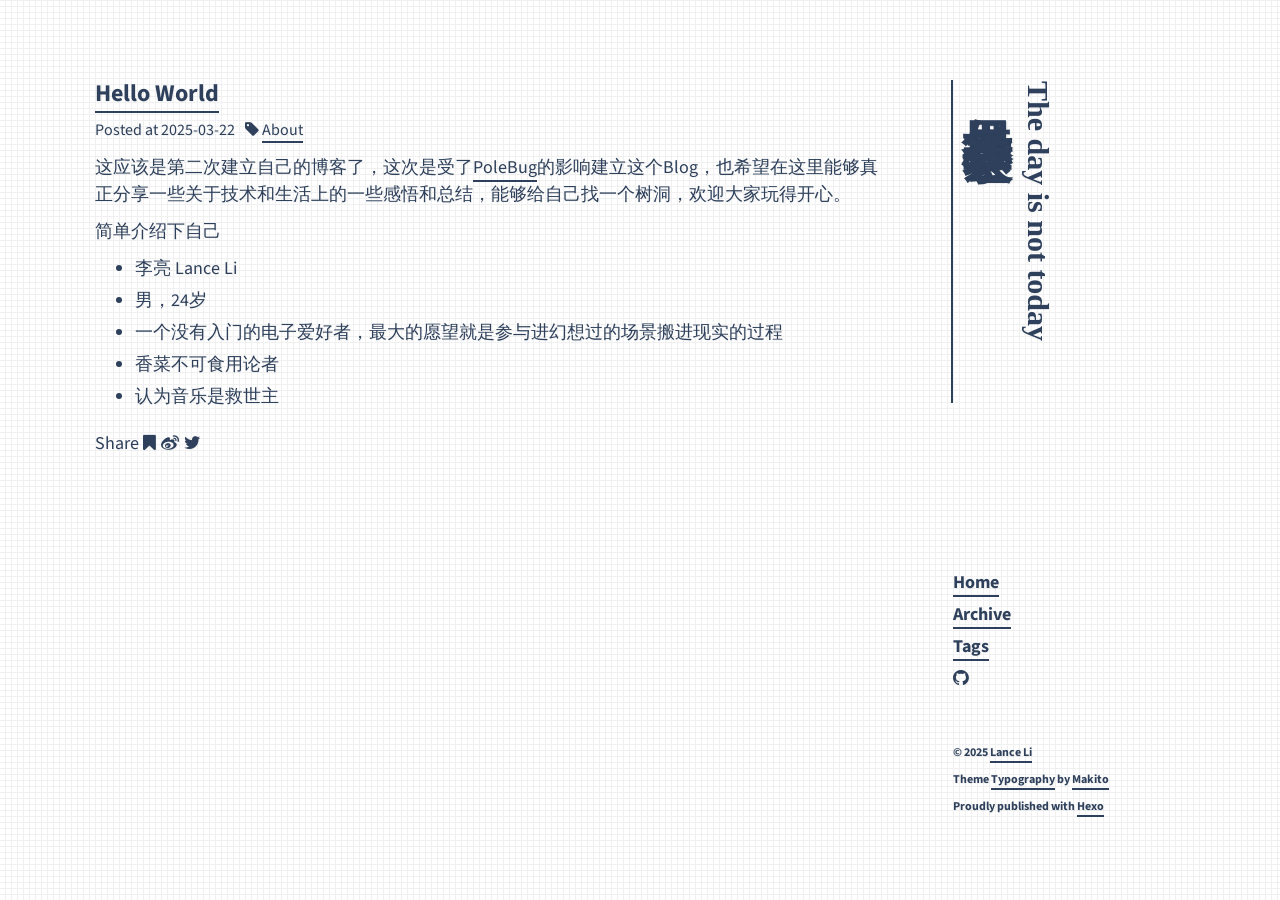
<file: 2025/03/22/hello-world/index.html>
<!DOCTYPE html><html lang="zh-CN"><head><meta charset="utf-8"><meta name="X-UA-Compatible" content="IE=edge"><meta name="author"><title>Hello World · Lance'Blog</title><meta name="description" content="这应该是第二次建立自己的博客了，这次是受了PoleBug的影响建立这个Blog，也希望在这里能够真正分享一些关于技术和生活上的一些感悟和总结，能够给自己找一个树洞，欢迎大家玩得开心。
简单介绍下自己

李亮 Lance Li
男，24岁
一个没有入门的电子爱好者，最大的愿望就是参与进幻想过的场景搬进"><meta name="og:description" content="这应该是第二次建立自己的博客了，这次是受了PoleBug的影响建立这个Blog，也希望在这里能够真正分享一些关于技术和生活上的一些感悟和总结，能够给自己找一个树洞，欢迎大家玩得开心。
简单介绍下自己

李亮 Lance Li
男，24岁
一个没有入门的电子爱好者，最大的愿望就是参与进幻想过的场景搬进"><meta name="twitter:site" content="Lance'Blog"><meta name="twitter:title" content="Hello World"><meta name="twitter:card" content="summary"><meta name="keywords" content=""><meta content="width=device-width, initial-scale=1.0, maximum-scale=1.0, user-scalable=0" name="viewport"><meta content="yes" name="apple-mobile-web-app-capable"><meta content="black" name="apple-mobile-web-app-status-bar-style"><meta content="telephone=no" name="format-detection"><meta name="renderer" content="webkit"><link rel="short icon" href="images/favicon.png" type="image/x-icon"><link rel="stylesheet" href="/css/bootstrap.min.css"><link rel="stylesheet" href="/css/font-awesome.min.css"><link rel="stylesheet" href="/css/style.css"><link rel="alternate" type="application/atom+xml" title="ATOM 1.0" href="/atom.xml"><meta name="generator" content="Hexo 7.3.0"><link rel="stylesheet" href="/css/prism.css" type="text/css">
<link rel="stylesheet" href="/css/prism-line-numbers.css" type="text/css"></head><body><div class="container" id="stage"><div class="row"><div class="col-sm-3 col-xs-12 side-container invisible" id="side-bar"><div class="vertical-text site-title"><h3 class="site-title-small" tabindex="-1"><a class="a-title" href="/">The day is not today</a></h3><h1 class="site-title-large" tabindex="-1"><a class="a-title" href="/">保持思考 学会表达</a></h1><!--h6(onclick="triggerSiteNav()") Trigger--></div><br class="visible-lg visible-md visible-sm"><div class="site-title-links" id="site-nav"><ul><li><a href="/">Home</a></li><li><a href="/archives">Archive</a></li><li><a href="/tags">Tags</a></li><li class="soc"><a href="https://github.com/sakura1470" target="_blank" rel="noopener noreferrer" aria-label="Github"><i class="fa fa-github">&nbsp;</i></a></li></ul><div class="visible-lg visible-md visible-sm site-nav-footer"><br class="site-nav-footer-br"><footer><p>&copy;&nbsp;2025&nbsp;<a target="_blank" href="http://sakura1470.github.io" rel="noopener noreferrer">Lance Li</a></p><p>Theme&nbsp;<a target="_blank" href="https://github.com/SumiMakito/hexo-theme-typography" rel="noopener noreferrer">Typography</a>&nbsp;by&nbsp;<a target="_blank" href="https://www.keep.moe" rel="noopener noreferrer">Makito</a></p><p>Proudly published with&nbsp;<a target="_blank" href="https://hexo.io" rel="noopener noreferrer">Hexo</a></p></footer></div></div></div><div class="col-sm-9 col-xs-12 main-container invisible" id="main-container"><div class="autopagerize_page_element"><div class="content"><div class="post-page"><div class="post-container"><p class="post-title"><a>Hello World</a></p><p class="post-meta"><span class="date meta-item">Posted at&nbsp;2025-03-22</span><span class="meta-item"><i class="fa fa-tag"></i><span>&nbsp;</span><a class="a-tag" href="/tags/About/" title="About">About</a><span>&nbsp;</span></span></p><p class="post-abstract"><p>这应该是第二次建立自己的博客了，这次是受了<a target="_blank" rel="noopener" href="https://polebug.github.io/">PoleBug</a>的影响建立这个Blog，也希望在这里能够真正分享一些关于技术和生活上的一些感悟和总结，能够给自己找一个树洞，欢迎大家玩得开心。</p>
<p>简单介绍下自己</p>
<ul>
<li>李亮 Lance Li</li>
<li>男，24岁</li>
<li>一个没有入门的电子爱好者，最大的愿望就是参与进幻想过的场景搬进现实的过程</li>
<li>香菜不可食用论者</li>
<li>认为音乐是救世主</li>
</ul>
</p></div><div class="share"><span>Share</span>&nbsp;<span class="soc"><a class="fa fa-bookmark" href="javascript:(function(){EN_CLIP_HOST='http://www.evernote.com';try{var%20x=document.createElement('SCRIPT');x.type='text/javascript';x.src=EN_CLIP_HOST+'/public/bookmarkClipper.js?'+(new%20Date().getTime()/100000);document.getElementsByTagName('head')[0].appendChild(x);}catch(e){location.href=EN_CLIP_HOST+'/clip.action?url='+encodeURIComponent(location.href)+'&amp;title='+encodeURIComponent(document.title);}})();" ref="nofollow" target="_blank"></a></span><span class="soc"><a class="fa fa-weibo" href="javascript:void((function(s,d,e){try{}catch(e){}var f='http://service.weibo.com/share/share.php?',u=d.location.href,p=['url=',e(u),'&amp;title=',e(d.title),'&amp;appkey=2924220432'].join('');function a(){if(!window.open([f,p].join(''),'mb',['toolbar=0,status=0,resizable=1,width=620,height=450,left=',(s.width-620)/2,',top=',(s.height-450)/2].join('')))u.href=[f,p].join('');};if(/Firefox/.test(navigator.userAgent)){setTimeout(a,0)}else{a()}})(screen,document,encodeURIComponent));"></a></span><span class="soc"><a class="fa fa-twitter" target="_blank" rel="noopener" href="http://twitter.com/home?status=http://sakura1470.github.io/2025/03/22/hello-world/%20Lance'Blog%20Hello World"></a></span></div><div class="pagination"><p class="clearfix"></p></div></div></div></div><div class="visible-xs site-bottom-footer"><footer><p>&copy;&nbsp;2025&nbsp;<a target="_blank" href="http://sakura1470.github.io" rel="noopener noreferrer">Lance Li</a></p><p>Theme&nbsp;<a target="_blank" href="https://github.com/SumiMakito/hexo-theme-typography" rel="noopener noreferrer">Typography</a>&nbsp;by&nbsp;<a target="_blank" href="https://www.keep.moe" rel="noopener noreferrer">Makito</a></p><p>Proudly published with&nbsp;<a target="_blank" href="https://hexo.io" rel="noopener noreferrer">Hexo</a></p></footer></div></div></div></div><script src="/js/jquery-3.1.0.min.js"></script><script src="/js/bootstrap.min.js"></script><script src="/js/jquery-migrate-1.2.1.min.js"></script><script src="/js/jquery.appear.js"></script><script src="/js/google-analytics.js"></script><script src="/js/typography.js"></script></body></html>
</file>
<file: css/style.css>
@import url("https://fonts.googleapis.com/css?family=Source+Sans+Pro:100,300,400,600");@keyframes fadein{from{opacity:0}to{opacity:1}}@-webkit-keyframes fadein{from{opacity:0}to{opacity:1}}@keyframes fadein-right{from{opacity:0;transform:translateX(20px)}to{opacity:1;transform:translateX(0px)}}@-webkit-keyframes fadein-right{from{opacity:0;transform:translateX(20px)}to{opacity:1;transform:translateX(0px)}}@keyframes fadein-top{from{opacity:0;transform:translateY(-20px)}to{opacity:1;transform:translateY(0px)}}@-webkit-keyframes fadein-top{from{opacity:0;transform:translateY(-20px)}to{opacity:1;transform:translateY(0px)}}@keyframes swift-down{from{transform:translateY(0%)}to{transform:translateY(20%)}}@-webkit-keyframes swift-down{from{transform:translateY(0%)}to{transform:translateY(20%)}}.invisible{opacity:0}.fadeIn{-webkit-animation:fadein 1s ease-out;animation:fadein 1s ease-out}.fadeInRight{-webkit-animation:fadein-right 1s ease-out;animation:fadein-right 1s ease-out}.fadeInTop{-webkit-animation:fadein-top 1s ease-out;animation:fadein-top 1s ease-out}.swiftDown{-webkit-animation:swift-down 1s ease-out;animation:swift-down 1s ease-out}.swiftDownReversed{-webkit-animation:swift-down 1s reverse ease-out;animation:swift-down 1s reverse ease-out}html,body,span,p,h1,h2,h3,h4,h5,h6{font-family:"Source Sans Pro","Roboto","Helvetica","Helvetica Neue","Source Han Sans SC","Source Han Sans TC","PingFang SC","PingFang HK","PingFang TC",sans-serif;color:#2e405b}html{background:#fff}.foreground{background:#2e405b !important}.background{background:#fff !important}.foreground-text *{color:#2e405b !important}.background-text *{color:#fff !important}h1{font-size:42px}h2{font-size:36px}h3{font-size:30px}h4{font-size:24px}h5{font-size:18px}h6{font-size:14px}body{font-size:18px;line-height:1.5em;background:url("[data-uri]");background-repeat:repeat;background-attachment:fixed;-webkit-font-smoothing:antialiased;-moz-osx-font-smoothing:grayscale;text-shadow:1px 1px 1px rgba(0,0,0,0.04);min-height:100vh}.container{background-color:transparent;padding:0;position:relative}.full-width-container{width:100vw}.main-container{text-align:left;margin:0;padding:80px 40px;overflow:hidden;float:left}.main-container :nth-child(1){margin-top:0}.row{margin:0}.vertical-text{-ms-writing-mode:tb-rl;writing-mode:vertical-rl}.vertical-text *{line-height:1;text-align:left}.side-container{height:100vh;position:fixed;right:0;font-style:normal;font-size:1em;margin:0;transform:rotate(0deg);text-align:left;float:right;padding:80px 20px}.ar-year{margin-top:5px;margin-bottom:5px}.date{margin-bottom:0px}.ar-date{font-size:16px;margin-bottom:5px}.archive :first-child{padding-left:0}.archive ul{list-style-type:none}.site-title{font-weight:bolder;font-style:normal;width:auto;height:auto;margin:0 0 0 -2px;text-align:left;font-size:0.5em;padding:0 0 50px 0;border-left:solid #2e405b 2px;transition:padding 0.8s ease 0s, background 0.8s ease 0s}.site-title:hover{padding:15px 0 35px 0;color:#fff !important;background:#2e405b !important;border-left:solid #2e405b 2px}.site-title:hover *{color:#fff !important}.site-title :first-child{margin-right:10px}.site-title *{text-align:left;font-weight:bolder;margin-top:0;margin-left:10px;margin-right:0;font-family:"HiraMinProN-W6","Source Han Serif CN","Source Han Serif SC","Source Han Serif TC",serif}.site-title-large{font-size:50px;padding-top:0}.site-title-small{font-size:30px;padding-top:1px}.site-title-links{font-weight:bold;font-style:normal;margin:0;padding:60px 0;text-align:left;position:fixed;bottom:20px}.site-title-links ul{list-style:none;padding:0}.site-title-links ul li{display:block;margin:5px 0;font-size:18px}.site-title-links a{border-bottom:solid #2e405b 2px}.no-margin-left{margin-left:0}.no-margin-right{margin-right:0}.no-margin-top{margin-top:0}.no-margin-bottom{margin-bottom:0}a{color:#2e405b;transition:color 0.3s ease 0s, background-color 0.3s ease 0s;-moz-transition:color 0.3s ease 0s, background-color 0.3s ease 0s;-o-transition:color 0.3s ease 0s, background-color 0.3s ease 0s;-webkit-transition:color 0.3s ease 0s, background-color 0.3s ease 0s;border-bottom:solid #2e405b 2px;padding:0;cursor:pointer;cursor:hand}a:hover,a:focus{text-decoration:none}a:hover{color:#fff !important;background-color:#2e405b;border-bottom:solid transparent 2px}a:focus{color:#000}.a-title{text-decoration:none;background-color:transparent;border-bottom:solid transparent 2px}.a-title:hover,.a-title:focus{background-color:transparent}.current{border-bottom:solid #2e405b 3px !important}.a-mute{background-color:transparent;color:#2e405b !important;text-decoration:none;border-bottom:none}.a-mute:hover,.a-mute:focus{background-color:transparent;color:#2e405b !important;text-decoration:none;border-bottom:none}.soc{margin:0 5px 0 0;font-size:18px !important}.soc a{border-bottom:solid transparent 2px}.soc a:hover{color:#3f587d !important;background-color:transparent !important;text-decoration:none;border-bottom:solid rgba(0,0,0,0) 2px}.soc a:focus{color:#3f587d !important}.meta-item{margin:0 10px 0 0}img{display:block;max-width:100%;height:auto}footer{margin-top:10px;padding-top:0;font-size:12px;font-weight:bold}footer *{margin:0}.post-container{margin:0 0 20px 0;font-weight:normal}.post-title{font-size:24px;font-weight:bold;margin:3px 0}.post-meta{font-size:16px;margin:10px 0}.post-abstract{font-size:18px}li{margin:5px 0}figure{overflow:scroll}figure>table{width:100%}pre *{font-family:Monaco, Menlo, "Source Code Pro", "Cascadia Code", Consolas, monospace;background:transparent !important}figure .gutter pre{border-bottom-right-radius:0;border-top-right-radius:0;border-right:none;text-align:right;min-width:3em}figure .code{width:99%}figure .code pre{border-bottom-left-radius:0;border-top-left-radius:0;border-left:solid rgba(0,0,0,0.05) 1px;margin-right:1px}@media (max-width: 768px){body{line-height:normal}h1{font-size:40px}h2{font-size:34px}h3{font-size:28px}h4{font-size:22px}h5{font-size:16px}h6{font-size:14px}.site-title-large{font-size:38px}.site-title-small{font-size:22px}.vertical-text{-ms-writing-mode:lr-tb;writing-mode:horizontal-tb}.site-title{margin:0;font-weight:bolder;font-style:normal;width:auto;height:auto;font-size:0.5em;padding:0;border-left:none;text-align:center;transition:none}.site-title *{text-align:center;margin-left:0 !important;margin-right:0 !important}.site-title:hover{color:#2e405b !important;background:transparent !important;padding:0;border:none}.site-title:hover *{color:#2e405b !important;background:transparent !important}.main-container{text-align:left;height:auto;margin:0;padding:20px 30px;overflow:auto}.side-container{padding:40px 30px 0 30px;height:auto;position:relative;left:0}.site-title-links{position:unset;padding:10px 0;margin:10px 0;text-align:center}.site-title-links ul li{display:inline;margin:0 3px;font-size:16px}footer{padding-top:30px;padding-bottom:35px}a{padding:0}.post-title{font-size:20px;font-weight:bold;margin:3px 0}.post-meta{font-size:14px;margin:10px 0}.post-abstract{font-size:16px}.soc{display:block !important}.site-nav-footer{display:none !important}.site-bottom-footer{display:block !important}li.soc{margin-top:5px !important}}@media only screen and (max-height: 860px){.site-title-large{font-size:32px}.site-title-small{font-size:20px}.site-title-links ul li{font-size:14px;line-height:1.3}.site-nav-footer-br{display:none}.side-container{padding-top:40px;padding-bottom:20px}.main-container{padding-top:40px;padding-bottom:60px}}@media only screen and (max-height: 600px){body{line-height:normal}h1{font-size:40px}h2{font-size:34px}h3{font-size:28px}h4{font-size:22px}h5{font-size:16px}h6{font-size:14px}.site-title-large{font-size:38px}.site-title-small{font-size:22px}.vertical-text{-ms-writing-mode:lr-tb;writing-mode:horizontal-tb}.site-title{margin:0;font-weight:bolder;font-style:normal;width:auto;height:auto;font-size:0.5em;padding:0;border-left:none;text-align:center;transition:none}.site-title *{text-align:center;margin-left:0 !important;margin-right:0 !important}.site-title:hover{color:#2e405b !important;background:transparent !important;padding:0;border:none}.site-title:hover *{color:#2e405b !important;background:transparent !important}.main-container{text-align:left;height:auto;margin:0;padding:20px 30px;overflow:auto}.side-container{padding:40px 30px 0 30px;height:auto;position:relative;left:0}.site-title-links{position:unset;padding:10px 0;margin:10px 0;text-align:center}.site-title-links ul li{display:inline;margin:0 3px;font-size:16px}footer{padding-top:30px;padding-bottom:35px}a{padding:0}.post-title{font-size:20px;font-weight:bold;margin:3px 0}.post-meta{font-size:14px;margin:10px 0}.post-abstract{font-size:16px}.soc{display:block !important}.site-nav-footer{display:none !important}.site-bottom-footer{display:block !important}}

/*# sourceMappingURL=[data-uri] */
</file>
<file: css/prism.css>
/**
 * prism.js default theme for JavaScript, CSS and HTML
 * Based on dabblet (http://dabblet.com)
 * @author Lea Verou
 */

code[class*="language-"],
pre[class*="language-"] {
	color: black;
	background: none;
	text-shadow: 0 1px white;
	font-family: Consolas, Monaco, 'Andale Mono', 'Ubuntu Mono', monospace;
	font-size: 1em;
	text-align: left;
	white-space: pre;
	word-spacing: normal;
	word-break: normal;
	word-wrap: normal;
	line-height: 1.5;

	-moz-tab-size: 4;
	-o-tab-size: 4;
	tab-size: 4;

	-webkit-hyphens: none;
	-moz-hyphens: none;
	-ms-hyphens: none;
	hyphens: none;
}

pre[class*="language-"]::-moz-selection, pre[class*="language-"] ::-moz-selection,
code[class*="language-"]::-moz-selection, code[class*="language-"] ::-moz-selection {
	text-shadow: none;
	background: #b3d4fc;
}

pre[class*="language-"]::selection, pre[class*="language-"] ::selection,
code[class*="language-"]::selection, code[class*="language-"] ::selection {
	text-shadow: none;
	background: #b3d4fc;
}

@media print {
	code[class*="language-"],
	pre[class*="language-"] {
		text-shadow: none;
	}
}

/* Code blocks */
pre[class*="language-"] {
	padding: 1em;
	margin: .5em 0;
	overflow: auto;
}

:not(pre) > code[class*="language-"],
pre[class*="language-"] {
	background: #f5f2f0;
}

/* Inline code */
:not(pre) > code[class*="language-"] {
	padding: .1em;
	border-radius: .3em;
	white-space: normal;
}

.token.comment,
.token.prolog,
.token.doctype,
.token.cdata {
	color: slategray;
}

.token.punctuation {
	color: #999;
}

.token.namespace {
	opacity: .7;
}

.token.property,
.token.tag,
.token.boolean,
.token.number,
.token.constant,
.token.symbol,
.token.deleted {
	color: #905;
}

.token.selector,
.token.attr-name,
.token.string,
.token.char,
.token.builtin,
.token.inserted {
	color: #690;
}

.token.operator,
.token.entity,
.token.url,
.language-css .token.string,
.style .token.string {
	color: #9a6e3a;
	/* This background color was intended by the author of this theme. */
	background: hsla(0, 0%, 100%, .5);
}

.token.atrule,
.token.attr-value,
.token.keyword {
	color: #07a;
}

.token.function,
.token.class-name {
	color: #DD4A68;
}

.token.regex,
.token.important,
.token.variable {
	color: #e90;
}

.token.important,
.token.bold {
	font-weight: bold;
}
.token.italic {
	font-style: italic;
}

.token.entity {
	cursor: help;
}
</file>
<file: css/prism-line-numbers.css>
pre[class*="language-"].line-numbers {
	position: relative;
	padding-left: 3.8em;
	counter-reset: linenumber;
}

pre[class*="language-"].line-numbers > code {
	position: relative;
	white-space: inherit;
}

.line-numbers .line-numbers-rows {
	position: absolute;
	pointer-events: none;
	top: 0;
	font-size: 100%;
	left: -3.8em;
	width: 3em; /* works for line-numbers below 1000 lines */
	letter-spacing: -1px;
	border-right: 1px solid #999;

	-webkit-user-select: none;
	-moz-user-select: none;
	-ms-user-select: none;
	user-select: none;

}

	.line-numbers-rows > span {
		display: block;
		counter-increment: linenumber;
	}

		.line-numbers-rows > span:before {
			content: counter(linenumber);
			color: #999;
			display: block;
			padding-right: 0.8em;
			text-align: right;
		}
</file>
